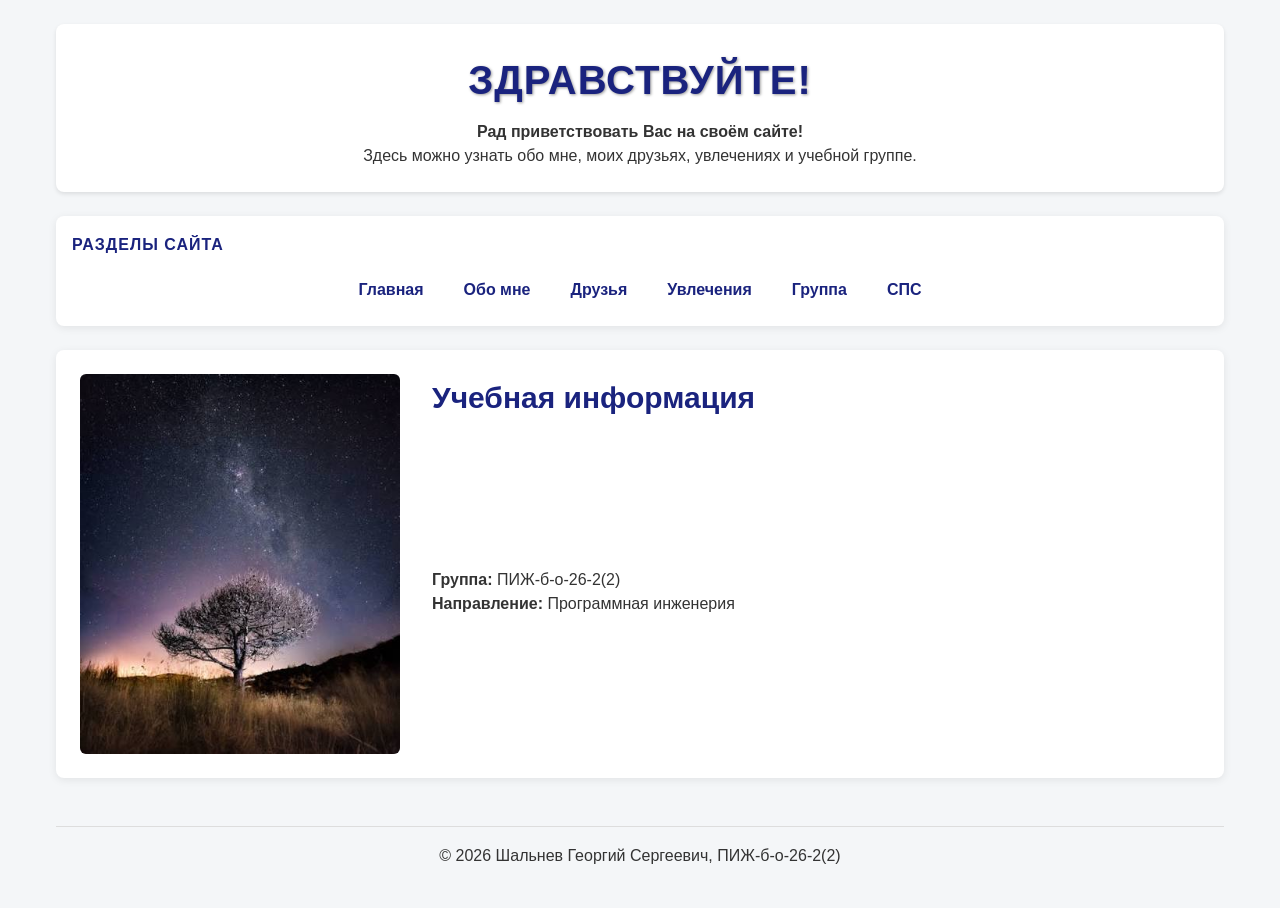
<file: лабораторная работа 5/index.html>
<html>
<head>
<meta charset="UTF-8">
<meta name="viewport" content="width=device-width, initial-scale=1.0">
<title>Главная</title>
<link rel="stylesheet" href="style.css">
</head>
<body>

<header>
<h1>Здравствуйте!</h1>

<p>
<strong>Рад приветствовать Вас на своём сайте!</strong><br>
Здесь можно узнать обо мне, моих друзьях, увлечениях и учебной группе.
</p>
</header>
<hr>

<nav>
<h2>Разделы сайта</h2>
<p><a href='index.html'>Главная</a></p>
<p><a href='about.html'>Обо мне</a></p>
<p><a href='friends.html'>Друзья</a></p>
<p><a href='hobbies.html'>Увлечения</a></p>
<p><a href='group.html'>Группа</a></p>
<p><a href='sps.html'>СПС</a></p>
</nav>
<hr>

<main>
<section>
<img src="images/photo1.jpg"
srcset="images/photo1-240.jpg 240w, images/photo1.jpg 410w"
sizes="(max-width: 767px) 100vw, (max-width: 1023px) 33vw, 320px"
alt="Логотип" width="410" height="487">
<h2>Учебная информация</h2>
<p>
<strong>Группа:</strong> ПИЖ-б-о-26-2(2)<br>
<strong>Направление:</strong> Программная инженерия
</p>
</section>
</main>
<hr>
<article>
</article>
<aside>
</aside>
<footer>
</footer>
</body>
</html>
</file>
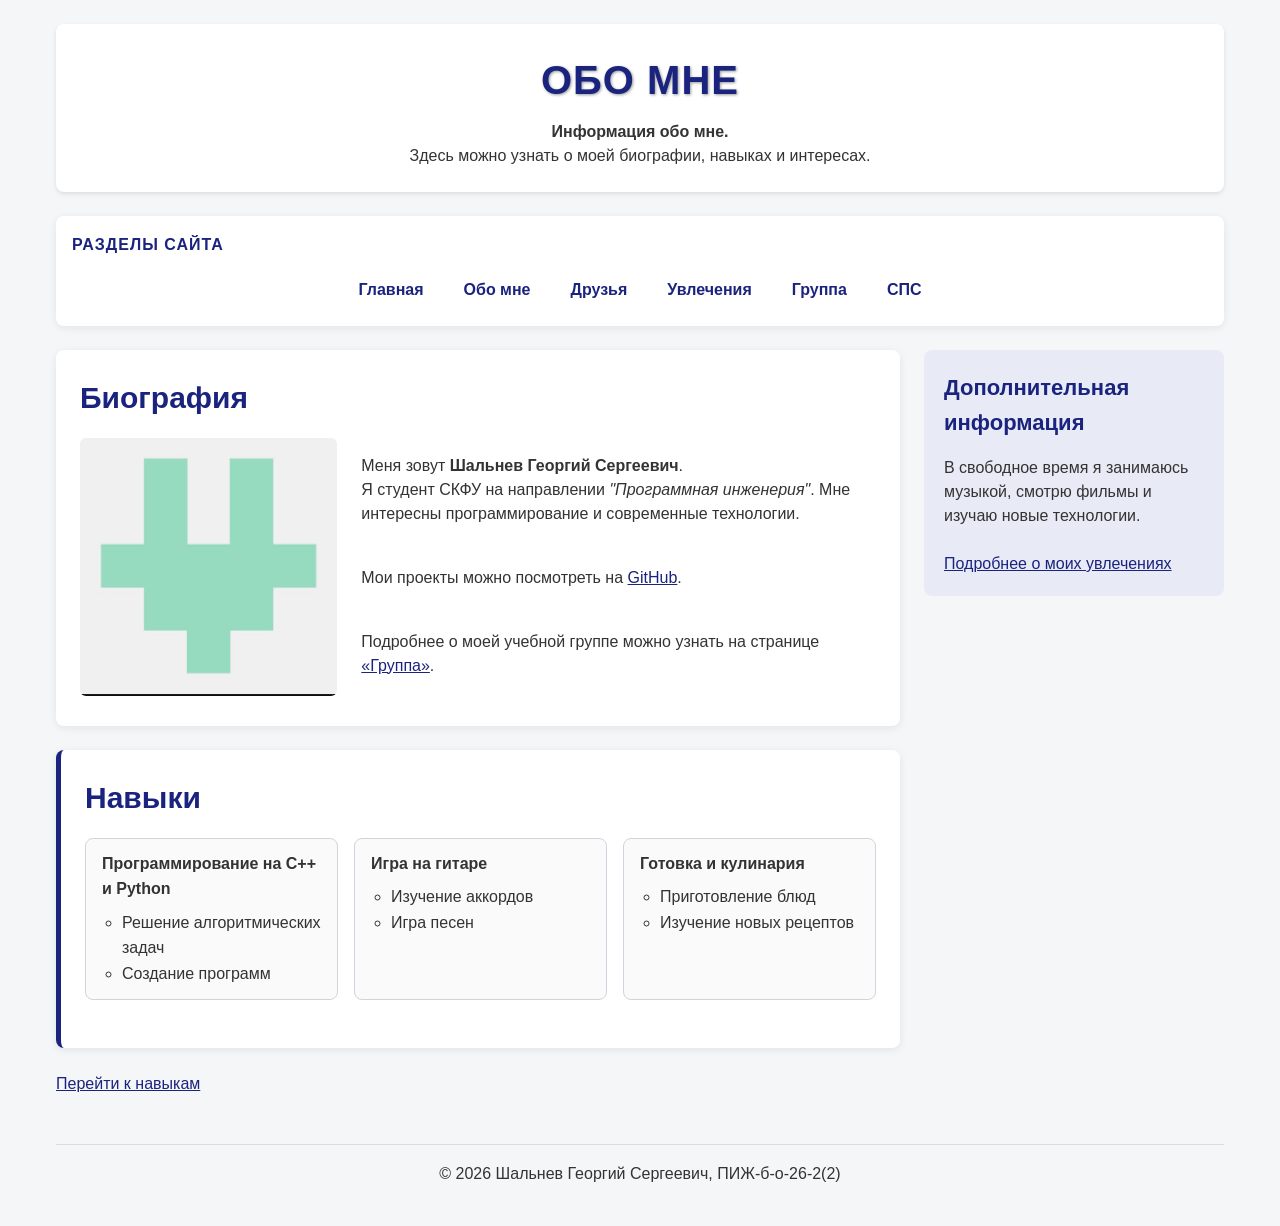
<file: лабораторная работа 5/about.html>
<html>
<head>
<meta charset="UTF-8">
<meta name="viewport" content="width=device-width, initial-scale=1.0">
<title>Обо мне</title>
<link rel="stylesheet" href="style.css">
</head>

<body>

<header>
<h1>Обо мне</h1>

<p>
<strong>Информация обо мне.</strong><br>
Здесь можно узнать о моей биографии, навыках и интересах.
</p>
</header>
<hr>

<nav>
<h2>Разделы сайта</h2>
<p><a href='index.html'>Главная</a></p>
<p><a href='about.html'>Обо мне</a></p>
<p><a href='friends.html'>Друзья</a></p>
<p><a href='hobbies.html'>Увлечения</a></p>
<p><a href='group.html'>Группа</a></p>
<p><a href='sps.html'>СПС</a></p>
</nav>

<main>

<section>

<h2>Биография</h2>

<article>

<img src="images/about.jpg"
srcset="images/about-300.jpg 300w, images/about.jpg 524w"
sizes="(max-width: 767px) 100vw, (max-width: 1023px) 33vw, 320px"
alt="Фотография Георгия Шальнева" width="524" height="527">

<p>
Меня зовут <strong>Шальнев Георгий Сергеевич</strong>.<br>
Я студент СКФУ на направлении <em>"Программная инженерия"</em>.
Мне интересны программирование и современные технологии.
</p>

<p>
Мои проекты можно посмотреть на
<a href="https://github.com/gosh-sh1"
target="_blank"
rel="noopener noreferrer">GitHub</a>.
</p>

<p>
Подробнее о моей учебной группе можно узнать на странице
<a href="group.html">«Группа»</a>.
</p>

</article>

</section>

<hr>

<section id="skills">

<h2>Навыки</h2>

<article>

<ol>

<li>
<strong>Программирование на C++ и Python</strong>
<ul>
<li>Решение алгоритмических задач</li>
<li>Создание программ</li>
</ul>
</li>

<li>
<strong>Игра на гитаре</strong>
<ul>
<li>Изучение аккордов</li>
<li>Игра песен</li>
</ul>
</li>

<li>
<strong>Готовка и кулинария</strong>
<ul>
<li>Приготовление блюд</li>
<li>Изучение новых рецептов</li>
</ul>
</li>

</ol>

</article>

</section>

<hr>

<aside>

<h2>Дополнительная информация</h2>

<p>
В свободное время я занимаюсь музыкой, смотрю фильмы
и изучаю новые технологии.
</p>

<p>
<a href="hobbies.html">Подробнее о моих увлечениях</a>
</p>

</aside>

<p>
<a href="#skills">Перейти к навыкам</a>
</p>

</main>

<hr>

<footer>
</footer>

</body>
</html>
</file>
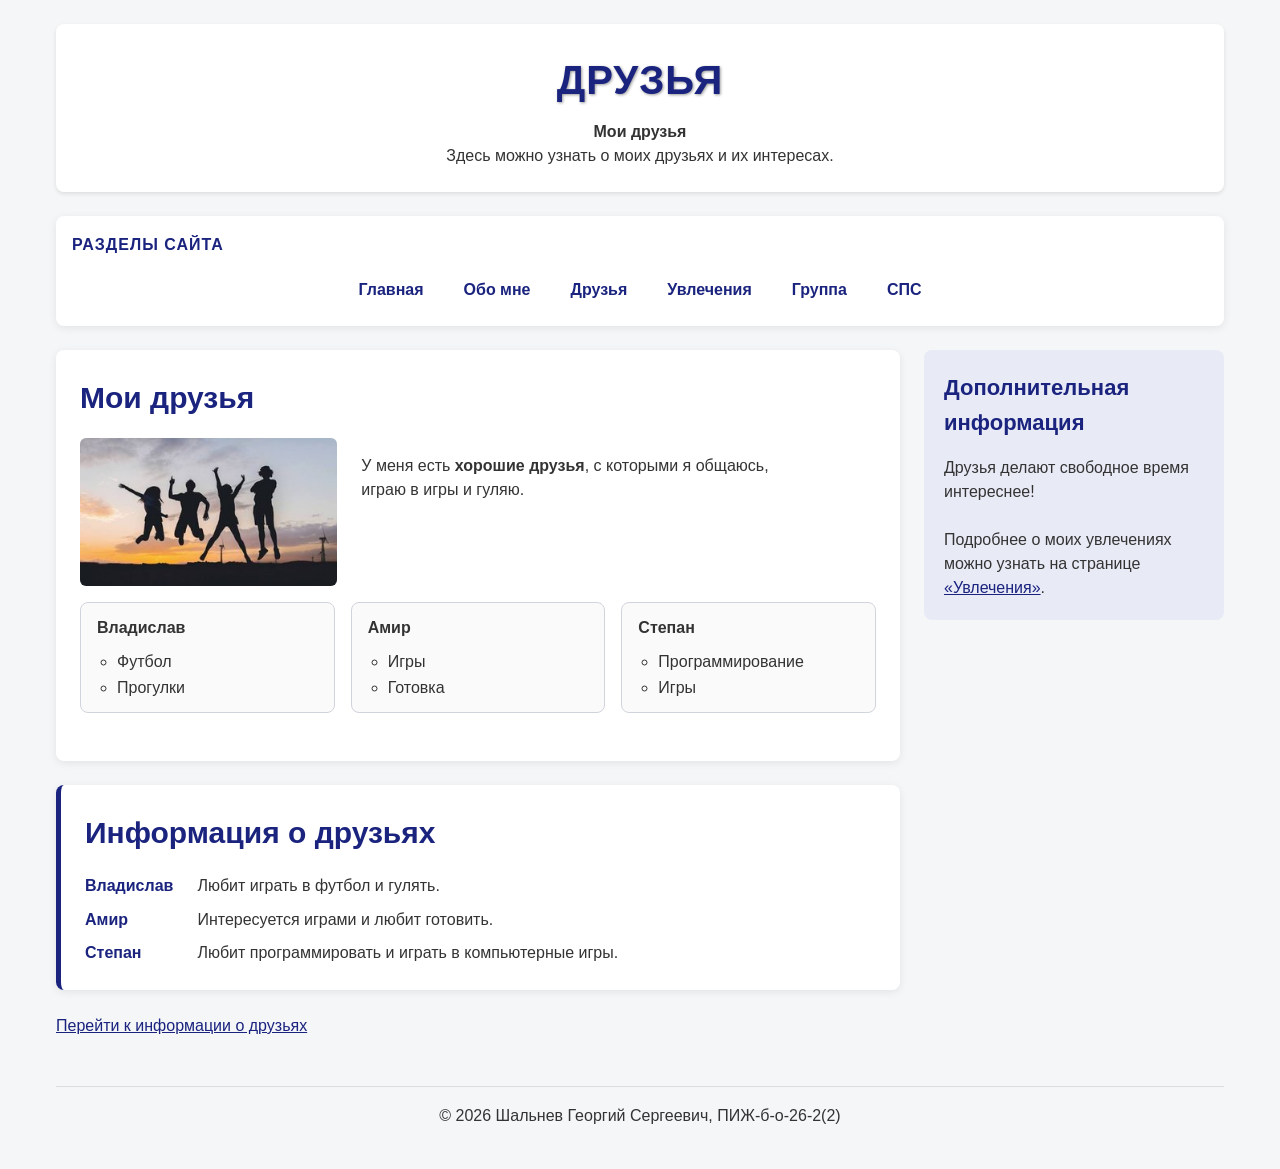
<file: лабораторная работа 5/friends.html>
<html>
<head>
<meta charset="UTF-8">
<meta name="viewport" content="width=device-width, initial-scale=1.0">
<title>Друзья</title>
<link rel="stylesheet" href="style.css">
</head>

<body>

<header>

<h1>Друзья</h1>

<p>
<strong>Мои друзья</strong><br>
Здесь можно узнать о моих друзьях и их интересах.
</p>
</header>
<hr>

<nav>
<h2>Разделы сайта</h2>
<p><a href='index.html'>Главная</a></p>
<p><a href='about.html'>Обо мне</a></p>
<p><a href='friends.html'>Друзья</a></p>
<p><a href='hobbies.html'>Увлечения</a></p>
<p><a href='group.html'>Группа</a></p>
<p><a href='sps.html'>СПС</a></p>
</nav>

</header>
<hr>

<main>

<section>

<h2>Мои друзья</h2>

<article>

<img src="images/friends.jpg"
srcset="images/friends-320.jpg 320w, images/friends.jpg 576w"
sizes="(max-width: 767px) 100vw, (max-width: 1023px) 33vw, 320px"
alt="Изображение моих друзей" width="576" height="333">

<p>
У меня есть <strong>хорошие друзья</strong>, с которыми я общаюсь,<br>
играю в игры и гуляю.
</p>

<ul>

<li>
<strong>Владислав</strong>
<ul>
<li>Футбол</li>
<li>Прогулки</li>
</ul>
</li>

<li>
<strong>Амир</strong>
<ul>
<li>Игры</li>
<li>Готовка</li>
</ul>
</li>

<li>
<strong>Степан</strong>
<ul>
<li>Программирование</li>
<li>Игры</li>
</ul>
</li>

</ul>

</article>

</section>

<hr>

<section id="information">

<h2>Информация о друзьях</h2>

<article>

<dl>

<dt><strong>Владислав</strong></dt>
<dd>Любит играть в футбол и гулять.</dd>

<dt><strong>Амир</strong></dt>
<dd>Интересуется играми и любит готовить.</dd>

<dt><strong>Степан</strong></dt>
<dd>Любит программировать и играть в компьютерные игры.</dd>

</dl>

</article>

</section>

<hr>

<aside>

<h2>Дополнительная информация</h2>

<p>
Друзья делают свободное время интереснее!
</p>

<p>
Подробнее о моих увлечениях можно узнать на странице
<a href="hobbies.html">«Увлечения»</a>.
</p>

</aside>

<p>
<a href="#information">Перейти к информации о друзьях</a>
</p>

</main>

<hr>

<footer>
</footer>

</body>
</html>
</file>
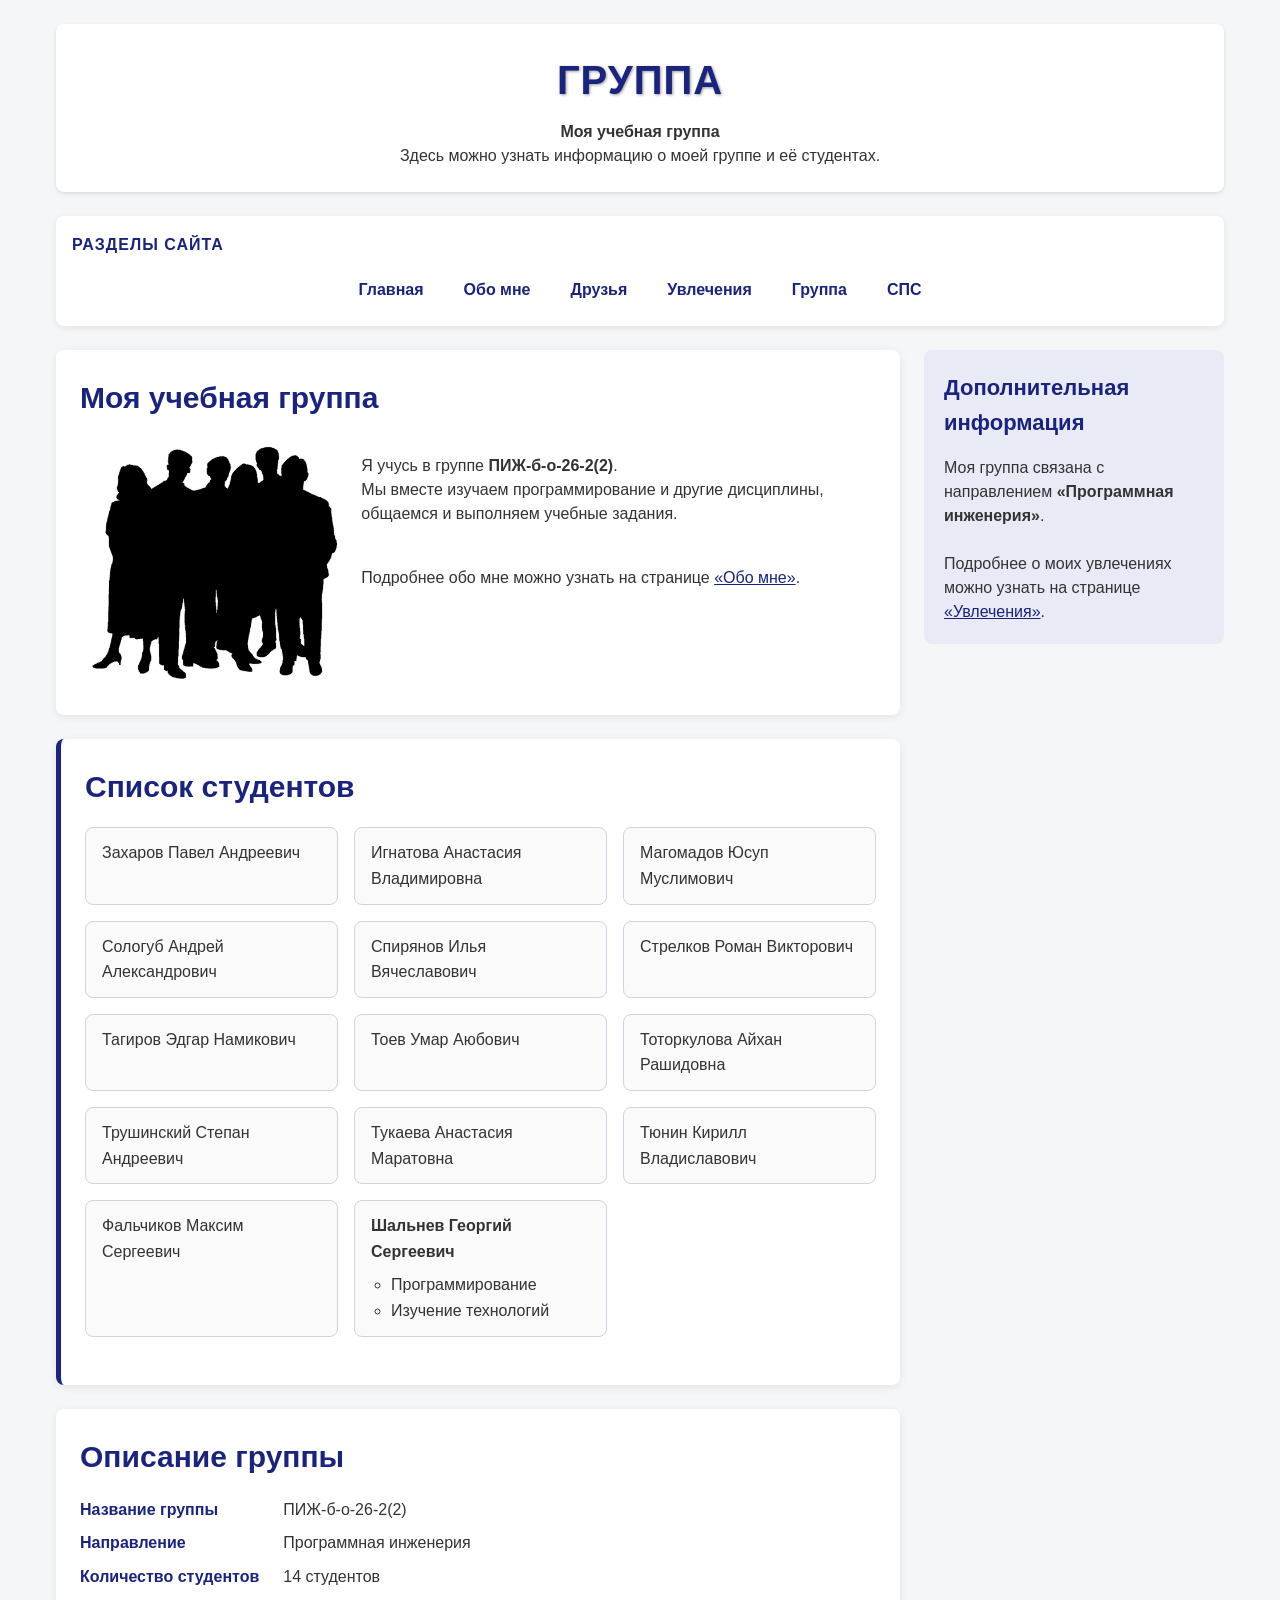
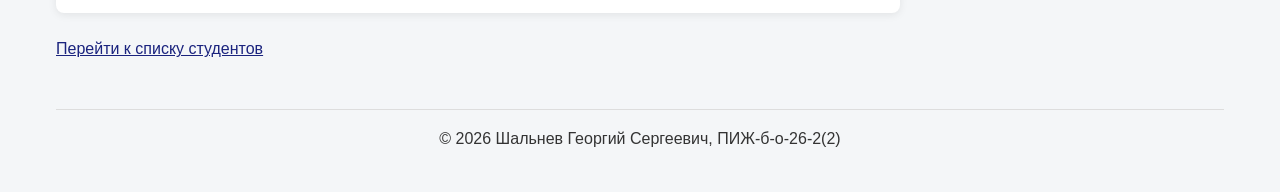
<file: лабораторная работа 5/group.html>
<html>
<head>
<meta charset="UTF-8">
<meta name="viewport" content="width=device-width, initial-scale=1.0">
<title>Группа</title>
<link rel="stylesheet" href="style.css">
</head>

<body>

<header>
<h1>Группа</h1>

<p>
<strong>Моя учебная группа</strong><br>
Здесь можно узнать информацию о моей группе и её студентах.
</p>
</header>
<hr>

<nav>
<h2>Разделы сайта</h2>
<p><a href='index.html'>Главная</a></p>
<p><a href='about.html'>Обо мне</a></p>
<p><a href='friends.html'>Друзья</a></p>
<p><a href='hobbies.html'>Увлечения</a></p>
<p><a href='group.html'>Группа</a></p>
<p><a href='sps.html'>СПС</a></p>
</nav>

<main>

<section>

<h2>Моя учебная группа</h2>

<article>

<img src="images/group.jpg"
srcset="images/group-300.jpg 300w, images/group.jpg 450w"
sizes="(max-width: 767px) 100vw, (max-width: 1023px) 33vw, 320px"
alt="Фотография учебной группы" width="450" height="444">

<p>
Я учусь в группе <strong>ПИЖ-б-о-26-2(2)</strong>.<br>
Мы вместе изучаем программирование и другие дисциплины,
общаемся и выполняем учебные задания.
</p>

<p>
Подробнее обо мне можно узнать на странице
<a href="about.html">«Обо мне»</a>.
</p>

</article>

</section>

<hr>

<section id="students">

<h2>Список студентов</h2>

<article>

<ul>

<li>Захаров Павел Андреевич</li>
<li>Игнатова Анастасия Владимировна</li>
<li>Магомадов Юсуп Муслимович</li>
<li>Сологуб Андрей Александрович</li>
<li>Спирянов Илья Вячеславович</li>
<li>Стрелков Роман Викторович</li>
<li>Тагиров Эдгар Намикович</li>
<li>Тоев Умар Аюбович</li>
<li>Тоторкулова Айхан Рашидовна</li>
<li>Трушинский Степан Андреевич</li>
<li>Тукаева Анастасия Маратовна</li>
<li>Тюнин Кирилл Владиславович</li>
<li>Фальчиков Максим Сергеевич</li>

<li>
<strong>Шальнев Георгий Сергеевич</strong>
<ul>
<li>Программирование</li>
<li>Изучение технологий</li>
</ul>
</li>

</ul>

</article>

</section>

<hr>

<section>

<h2>Описание группы</h2>

<article>

<dl>

<dt><strong>Название группы</strong></dt>
<dd>ПИЖ-б-о-26-2(2)</dd>

<dt><strong>Направление</strong></dt>
<dd>Программная инженерия</dd>

<dt><strong>Количество студентов</strong></dt>
<dd>14 студентов</dd>

</dl>

</article>

</section>

<hr>

<aside>

<h2>Дополнительная информация</h2>

<p>
Моя группа связана с направлением
<strong>«Программная инженерия»</strong>.
</p>

<p>
Подробнее о моих увлечениях можно узнать на странице
<a href="hobbies.html">«Увлечения»</a>.
</p>

</aside>

<p>
<a href="#students">Перейти к списку студентов</a>
</p>

</main>

<hr>

<footer>
</footer>

</body>
</html>
</file>
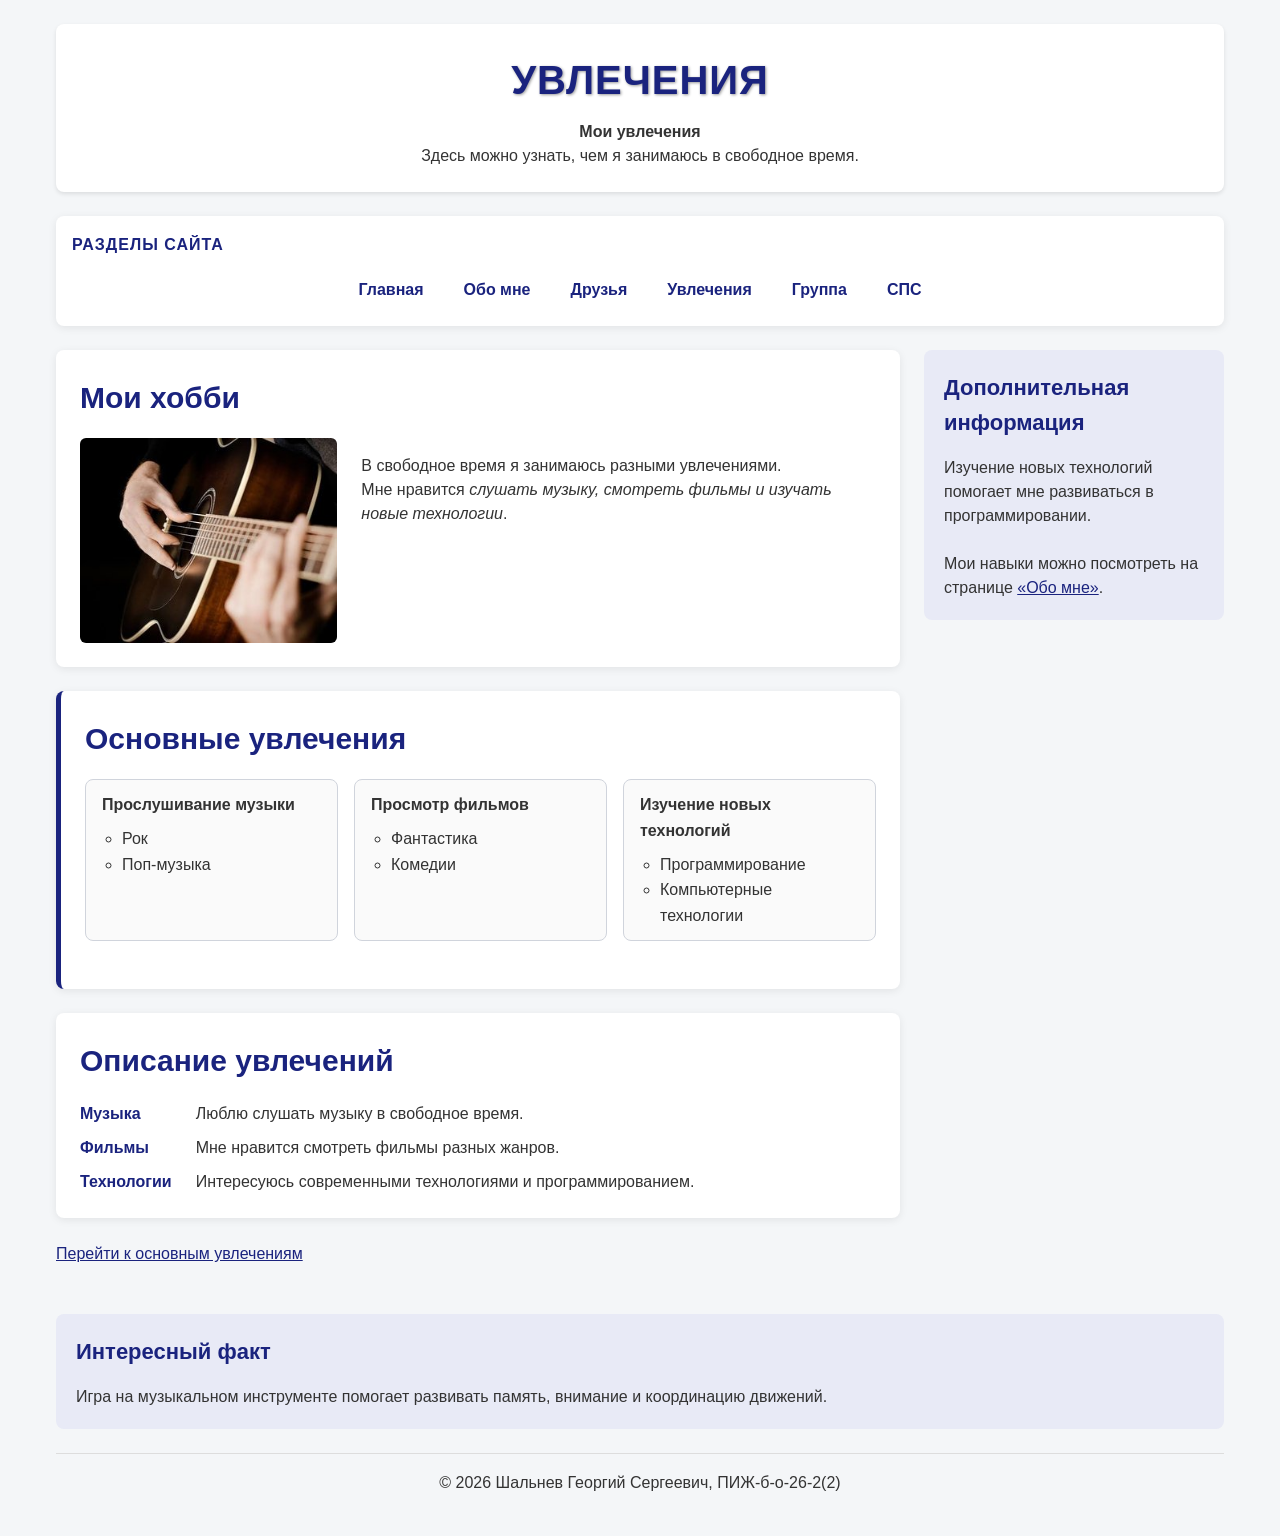
<file: лабораторная работа 5/hobbies.html>
<html>
<head>
<meta charset="UTF-8">
<meta name="viewport" content="width=device-width, initial-scale=1.0">
<title>Увлечения</title>
<link rel="stylesheet" href="style.css">
</head>

<body>

<header>

<h1>Увлечения</h1>

<p>
<strong>Мои увлечения</strong><br>
Здесь можно узнать, чем я занимаюсь в свободное время.
</p>

</header>
<hr>

<nav>
<h2>Разделы сайта</h2>
<p><a href='index.html'>Главная</a></p>
<p><a href='about.html'>Обо мне</a></p>
<p><a href='friends.html'>Друзья</a></p>
<p><a href='hobbies.html'>Увлечения</a></p>
<p><a href='group.html'>Группа</a></p>
<p><a href='sps.html'>СПС</a></p>
</nav>

<main>

<section>

<h2>Мои хобби</h2>

<article>

<img src="images/hobbies.jpg"
srcset="images/hobbies-320.jpg 320w, images/hobbies.jpg 618w"
sizes="(max-width: 767px) 100vw, (max-width: 1023px) 33vw, 320px"
alt="Изображение моих увлечений" width="618" height="495">

<p>
В свободное время я занимаюсь разными увлечениями.<br>
Мне нравится <em>слушать музыку, смотреть фильмы и изучать новые технологии</em>.
</p>

</article>

</section>

<hr>

<section id="hobbies">

<h2>Основные увлечения</h2>

<article>

<ol>

<li>
<strong>Прослушивание музыки</strong>
<ul>
<li>Рок</li>
<li>Поп-музыка</li>
</ul>
</li>

<li>
<strong>Просмотр фильмов</strong>
<ul>
<li>Фантастика</li>
<li>Комедии</li>
</ul>
</li>

<li>
<strong>Изучение новых технологий</strong>
<ul>
<li>Программирование</li>
<li>Компьютерные технологии</li>
</ul>
</li>

</ol>

</article>

</section>

<hr>

<section>

<h2>Описание увлечений</h2>

<article>

<dl>

<dt><strong>Музыка</strong></dt>
<dd>Люблю слушать музыку в свободное время.</dd>

<dt><strong>Фильмы</strong></dt>
<dd>Мне нравится смотреть фильмы разных жанров.</dd>

<dt><strong>Технологии</strong></dt>
<dd>Интересуюсь современными технологиями и программированием.</dd>

</dl>

</article>

</section>

<hr>

<aside>

<h2>Дополнительная информация</h2>

<p>
Изучение новых технологий помогает мне развиваться
в программировании.
</p>

<p>
Мои навыки можно посмотреть на странице
<a href="about.html">«Обо мне»</a>.
</p>

</aside>

<p>
<a href="#hobbies">Перейти к основным увлечениям</a>
</p>

</main>

<hr>

<aside>

<h2>Интересный факт</h2>

<p>
Игра на музыкальном инструменте помогает развивать память,
внимание и координацию движений.
</p>

</aside>

<footer>
</footer>

</body>
</html>
</file>
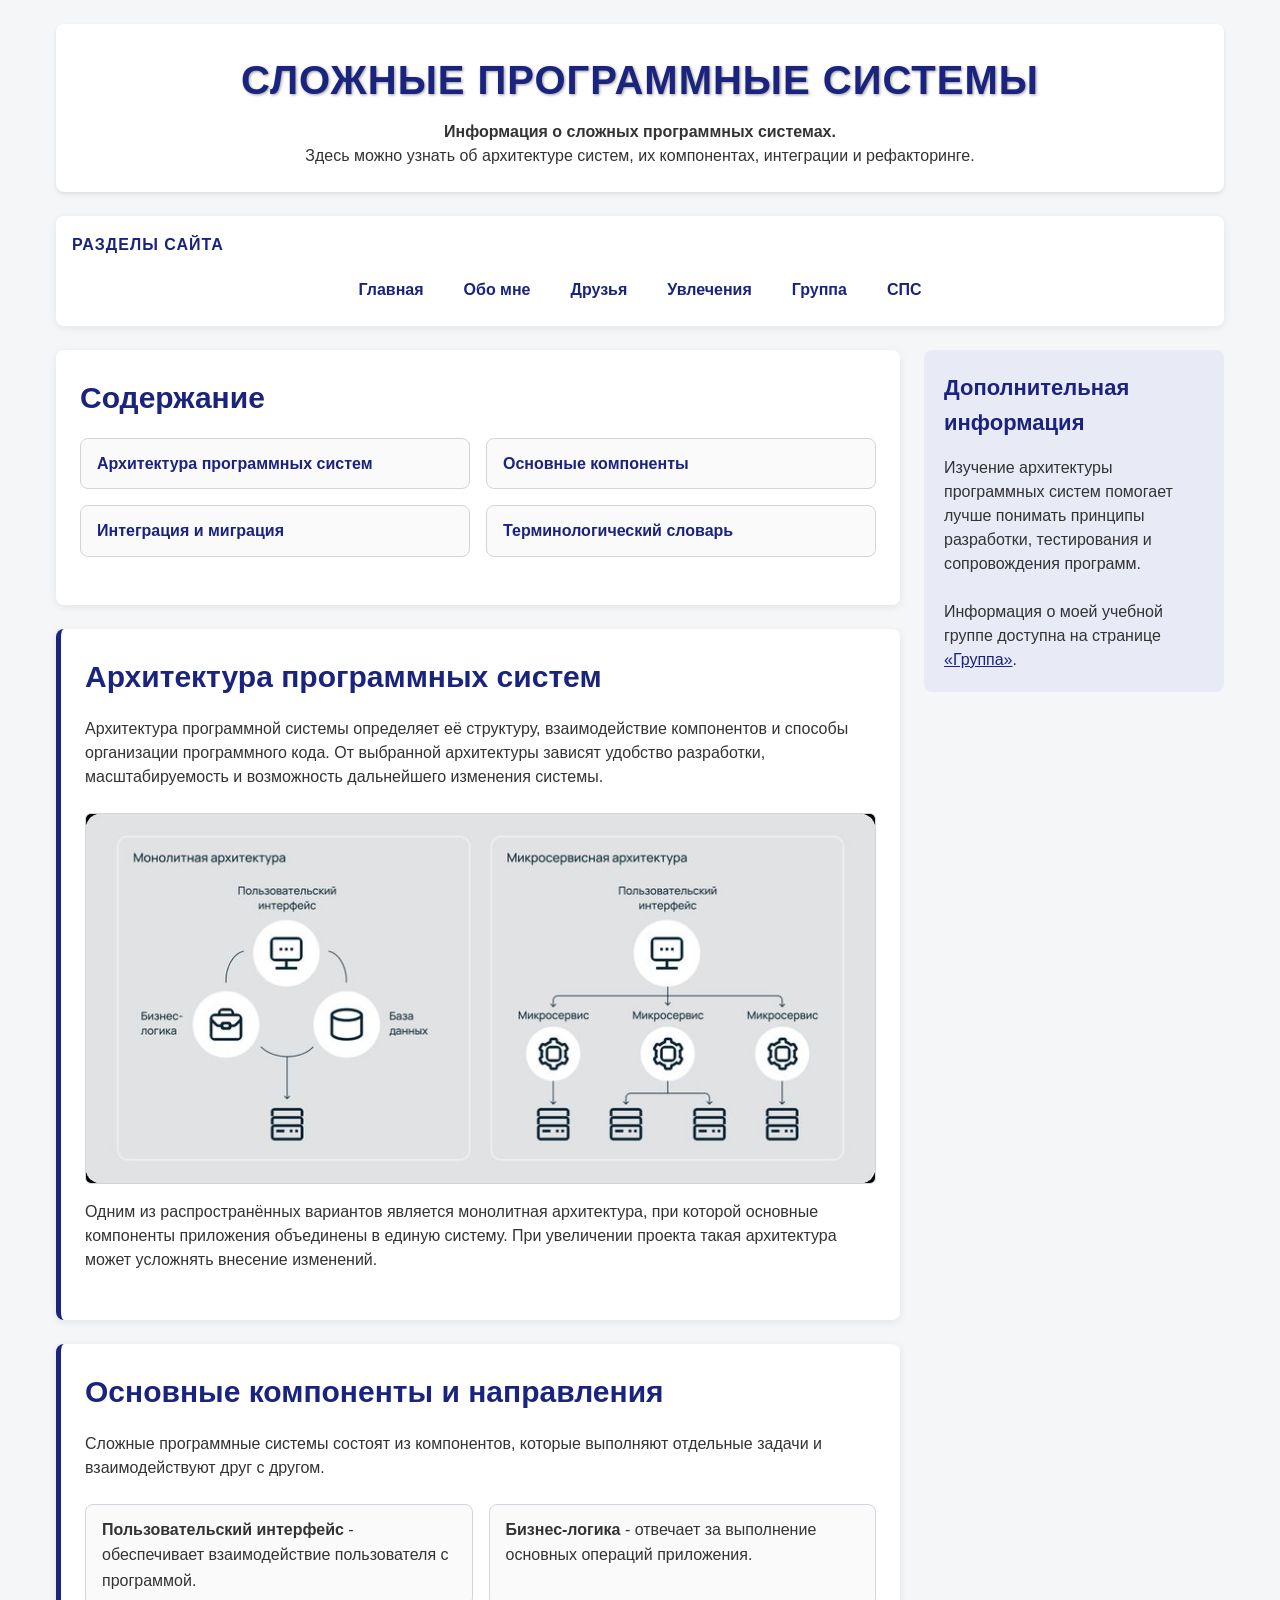
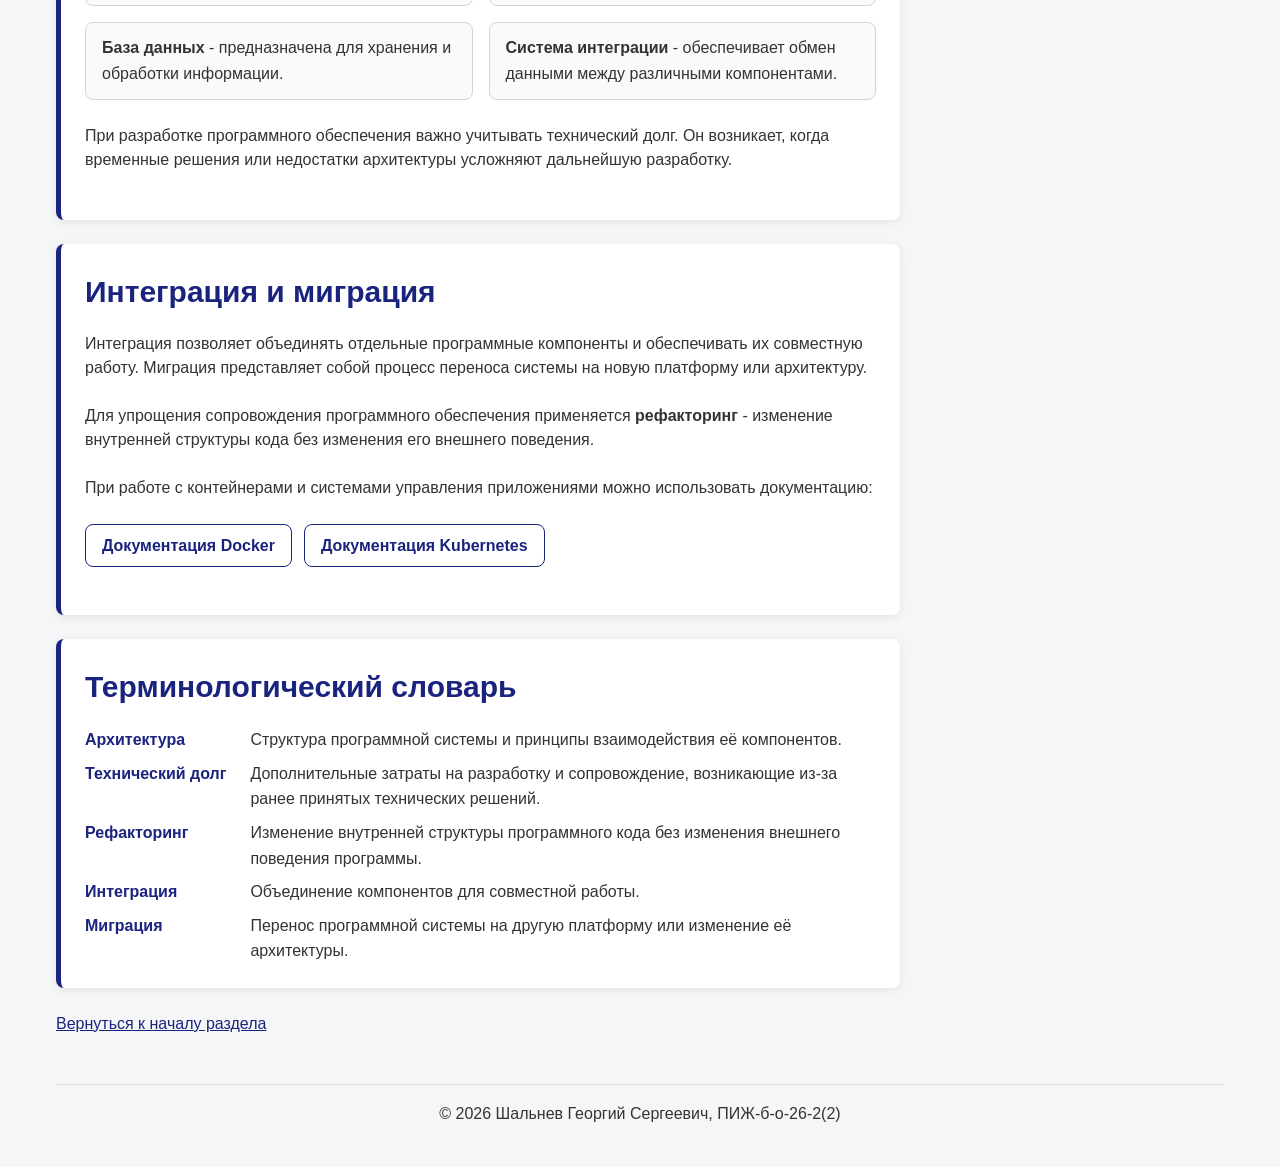
<file: лабораторная работа 5/sps.html>
<html>

<head>
<meta charset="UTF-8">
<meta name="viewport" content="width=device-width, initial-scale=1.0">
   <title>СПС</title>
   <link rel="stylesheet" href="style.css">
</head>

<body>

<header>
<h1>Сложные программные системы</h1>

<p>
<strong>Информация о сложных программных системах.</strong><br>
Здесь можно узнать об архитектуре систем, их компонентах,
интеграции и рефакторинге.
</p>

</header>
<hr>

<nav>
<h2>Разделы сайта</h2>
<p><a href="index.html">Главная</a></p>
<p><a href="about.html">Обо мне</a></p>
<p><a href="friends.html">Друзья</a></p>
<p><a href="hobbies.html">Увлечения</a></p>
<p><a href="group.html">Группа</a></p>
<p><a href="sps.html">СПС</a></p>
</nav>

<main>
<section>
<h2>Содержание</h2>
<article>
<ol>
<li><a href="#architecture">Архитектура программных систем</a></li>
<li><a href="#components">Основные компоненты</a></li>
<li><a href="#integration">Интеграция и миграция</a></li>
<li><a href="#dictionary">Терминологический словарь</a></li>
</ol>
</article>
</section>

<hr>
<section id="architecture">
<h2>Архитектура программных систем</h2>
<article>
<p>
Архитектура программной системы определяет её структуру,
взаимодействие компонентов и способы организации программного кода.
От выбранной архитектуры зависят удобство разработки,
масштабируемость и возможность дальнейшего изменения системы.
</p>

<picture>
<source media="(max-width: 767px)" srcset="images/sps-800.jpg">
<img src="images/sps.jpg"
srcset="images/sps-800.jpg 800w, images/sps.jpg 1525w"
sizes="(max-width: 767px) 100vw, 800px"
alt="Схема архитектуры монолитной и микросервисной систем"
width="1525" height="713">
</picture>

<p>
Одним из распространённых вариантов является монолитная архитектура,
при которой основные компоненты приложения объединены в единую систему.
При увеличении проекта такая архитектура может усложнять внесение изменений.
</p>
</article>
</section>

<hr>
<section id="components">
<h2>Основные компоненты и направления</h2>
<article>

<p>
Сложные программные системы состоят из компонентов,
которые выполняют отдельные задачи и взаимодействуют друг с другом.
</p>

<ul>
<li>
<strong>Пользовательский интерфейс</strong> - обеспечивает
взаимодействие пользователя с программой.
</li>
<li>
<strong>Бизнес-логика</strong> - отвечает за выполнение
основных операций приложения.
</li>
<li>
<strong>База данных</strong> - предназначена для хранения
и обработки информации.
</li>
<li>
<strong>Система интеграции</strong> - обеспечивает обмен
данными между различными компонентами.
</li>
</ul>

<p>
При разработке программного обеспечения важно учитывать
технический долг. Он возникает, когда временные решения
или недостатки архитектуры усложняют дальнейшую разработку.
</p>

</article>
</section>

<hr>

<section id="integration">
<h2>Интеграция и миграция</h2>
<article>

<p>
Интеграция позволяет объединять отдельные программные компоненты
и обеспечивать их совместную работу. Миграция представляет собой
процесс переноса системы на новую платформу или архитектуру.
</p>

<p>
Для упрощения сопровождения программного обеспечения применяется
<strong>рефакторинг</strong> - изменение внутренней структуры
кода без изменения его внешнего поведения.
</p>

<p>
При работе с контейнерами и системами управления приложениями
можно использовать документацию:
</p>
<ul>
<li>
<a href="https://docs.docker.com/"
target="_blank"
rel="noopener noreferrer">Документация Docker</a>
</li>
<li>
<a href="https://kubernetes.io/docs/"
target="_blank"
rel="noopener noreferrer">Документация Kubernetes</a>
</li>
</ul>
</article>
</section>

<hr>
<section id="dictionary">

<h2>Терминологический словарь</h2>
<article>

<dl>
<dt><strong>Архитектура</strong></dt>
<dd>Структура программной системы и принципы взаимодействия её компонентов.</dd>

<dt><strong>Технический долг</strong></dt>
<dd>Дополнительные затраты на разработку и сопровождение,
возникающие из-за ранее принятых технических решений.</dd>

<dt><strong>Рефакторинг</strong></dt>
<dd>Изменение внутренней структуры программного кода
без изменения внешнего поведения программы.</dd>

<dt><strong>Интеграция</strong></dt>
<dd>Объединение компонентов для совместной работы.</dd>
<dt><strong>Миграция</strong></dt>
<dd>Перенос программной системы на другую платформу
или изменение её архитектуры.</dd>
</dl>
</article>
</section>

<hr>
<aside>

<h2>Дополнительная информация</h2>

<p>
Изучение архитектуры программных систем помогает лучше понимать
принципы разработки, тестирования и сопровождения программ.
</p>

<p>
Информация о моей учебной группе доступна на странице
<a href="group.html">«Группа»</a>.
</p> 

</aside>

<p>
<a href="#architecture">Вернуться к началу раздела</a>
</p>
</main>

<hr>

<footer>
</footer>

</body>

</html>
</file>
<file: лабораторная работа 5/style.css>
/* Базовые настройки */
:root {
 color-scheme: light;
 --base-font-size: 16px;
 /* Основной текст */
 --color-text-primary: #333;
 /* Фон страницы */
 --color-background-light: #f4f6f8;
 /* Фон карточек */
 --color-surface: #fff;
 /* Акцентный цвет */
 --color-accent: #1a237e;
 /* Светлый акцентный цвет */
 --color-accent-light: #e8eaf6;
 /* Цвет при наведении */
 --color-hover: #e53935;
 /* Цвет границ */
 --color-border: #d0d4dc;
 /* Фон вложенных карточек */
 --color-card: #fafafa;
 /* Линия над подвалом */
 --color-footer-border: #ddd;
 /* Закругление углов */
 --radius-card: 8px;
 /* Отступ между блоками */
 --gap-block: 1.5rem;
 /* Отступ между карточками */
 --gap-card: 1rem;
 /* Ширина правой панели */
 --sidebar-width: 300px;
 /* Тень карточек */
 --shadow-card: 0 2px 8px rgba(0, 0, 0, 0.08);
}
*, *::before, *::after { box-sizing: border-box; }
html { scroll-behavior: smooth; }
body {
 font-family: Arial, sans-serif;
 font-size: var(--base-font-size);
 color: var(--color-text-primary);
 background-color: var(--color-background-light);
 line-height: 1.6;
 margin: 0 auto;
 padding: var(--gap-block) 1rem;
 max-width: 1200px;
}
/* ОСНОВНОЙ КАРКАС СТРАНИЦЫ НА CSS GRID */
body {
 display: grid;
 min-height: 100vh;
 grid-template-columns: minmax(0, 1fr);
 grid-template-rows: auto 1fr auto auto; /* Шапка — Контент — Доп. блок — Подвал */
 grid-template-areas:
  "header"
  "main"
  "extra"
  "footer";
}
/* Каркас главной: меню лежит вне шапки */
body:has(> nav) {
 grid-template-rows: auto auto 1fr auto auto;
 grid-template-areas:
  "header"
  "nav"
  "main"
  "extra"
  "footer";
}
body > header { grid-area: header; }
body > nav { grid-area: nav; }
body > main { grid-area: main; }
body > aside { grid-area: extra; }
body > footer { grid-area: footer; }
/* Скрываем пустые блоки и линии */
body > article,
body > aside:not(:has(*)),
hr {
 display: none;
}
/* Шапка */
header {
 background-color: var(--color-surface);
 padding: 1.5rem 1rem;
 text-align: center;
 border-radius: var(--radius-card);
 box-shadow: 0 2px 4px rgba(0, 0, 0, 0.1);
 margin-bottom: var(--gap-block);
}
header h1 { margin: 0 0 0.5rem; }
header p { margin: 0 0 1rem; }
header > :last-child { margin-bottom: 0; }
/* Навигация (Flexbox) */
nav {
 display: flex;
 flex-wrap: wrap;
 justify-content: center;
 align-items: center;
 gap: 0.5rem;
}
nav h2 {
 flex: 0 0 100%; /* Заголовок меню на всю ширину */
 margin: 0 0 0.25rem;
 font-size: var(--base-font-size);
 text-transform: uppercase;
 letter-spacing: 1px;
}
nav p { margin: 0; }
nav a {
 display: block;
 padding: 0.5em 1em;
 border-radius: var(--radius-card);
 color: var(--color-accent);
 font-weight: bold;
 text-decoration: none;
 transition: all 0.2s ease-in-out;
}
nav a:hover {
 background-color: var(--color-accent);
 color: var(--color-surface);
}
/* Навигация на главной странице */
body > nav {
 background-color: var(--color-surface);
 padding: 1rem;
 border-radius: var(--radius-card);
 box-shadow: var(--shadow-card);
 margin-bottom: var(--gap-block);
}
/* Ссылки */
a { color: var(--color-accent); }
a:hover { color: var(--color-hover); }
nav a:hover { color: var(--color-surface); }
a:focus-visible {
 outline: 2px solid var(--color-hover);
 outline-offset: 3px;
}
/* Основной контент: контент + правая панель */
main {
 display: grid;
 grid-template-columns: minmax(0, 1fr) var(--sidebar-width);
 column-gap: var(--gap-block);
 row-gap: 0; /* Отступы задаются через margin */
 align-content: start;
 margin-bottom: var(--gap-block);
}
main:not(:has(> aside)) { grid-template-columns: minmax(0, 1fr); }
main > * {
 grid-column: 1;
 margin: 0 0 var(--gap-block);
}
/* Правая панель */
main > aside {
 grid-column: 2;
 grid-row: 1 / span 10;
 align-self: start;
 position: sticky;
 top: 1rem;
 max-height: calc(100vh - 2rem);
 overflow-y: auto;
}
/* Секции */
section {
 padding: 1.5rem;
 background-color: var(--color-surface);
 border-radius: var(--radius-card);
 box-shadow: var(--shadow-card);
 scroll-margin-top: 1rem;
}
section > h2 { margin-top: 0; }
article { margin: 0; }
/* Дополнительная информация */
aside {
 padding: 1.25rem;
 background-color: var(--color-accent-light);
 border-radius: var(--radius-card);
}
aside h2 {
 margin-top: 0;
 font-size: calc(var(--base-font-size) * 1.375);
}
aside > :last-child { margin-bottom: 0; }
body > aside { margin-bottom: var(--gap-block); }
/* Футер */
footer {
 padding: 1rem;
 text-align: center;
 background-color: var(--color-background-light);
 border-top: 1px solid var(--color-footer-border);
}
footer:not(:has(*))::after {
 content: "© 2026 Шальнев Георгий Сергеевич, ПИЖ-б-о-26-2(2)";
}
/* Типографика */
h1 {
 text-transform: uppercase;
 color: var(--color-accent);
 font-size: calc(var(--base-font-size) * 2.5);
 letter-spacing: 1px;
 text-shadow: 1px 1px 3px rgba(0, 0, 0, 0.4);
}
h2 {
 color: var(--color-accent);
 font-size: calc(var(--base-font-size) * 1.875);
 margin-bottom: 1rem;
}
h3 {
 color: var(--color-accent);
 font-size: calc(var(--base-font-size) * 1.375);
 margin-bottom: 1rem;
}
p {
 line-height: 1.5;
 font-size: 1em;
 margin-bottom: 1.5rem;
}
ul,
ol {
 padding-left: 20px;
 margin-bottom: 1.5rem;
}
li > p {
 /* Чтобы абзацы внутри списка не имели лишних отступов сверху */
 margin-top: 0;
}
li ul { margin: 0.5rem 0 0; }
/* Словарь определений */
dl {
 display: grid;
 grid-template-columns: max-content minmax(0, 1fr);
 gap: 0.5rem 1.5rem;
 margin: 0;
}
dt {
 color: var(--color-accent);
 font-weight: bold;
}
dd { margin: 0; }
/* Изображения */
img {
 max-width: 100%;
 height: auto;
 display: block;
 border-radius: 6px;
 margin-bottom: 1rem;
}
/* Фото + текст в две колонки (Grid) */
article:has(> img) {
 display: grid;
 grid-template-columns: minmax(200px, 1fr) 2fr;
 grid-template-rows: auto auto auto 1fr; /* Последняя строка забирает высоту фото */
 column-gap: var(--gap-block);
 align-items: start;
}
article:has(> img) > img {
 grid-column: 1;
 grid-row: 1 / -1;
 margin: 0;
 object-fit: cover;
}
article:has(> img) > :not(img) { grid-column: 2; }
/* Списки под фото на всю ширину */
article:has(> img) > :is(ul, ol, dl) { grid-column: 1 / -1; }
/* Блок с фото на главной странице */
main > section:has(> img) {
 display: grid;
 grid-template-columns: minmax(180px, 320px) minmax(0, 1fr);
 grid-template-rows: auto 1fr;
 column-gap: 2rem;
 align-items: center;
}
main > section:has(> img) > img {
 grid-column: 1;
 grid-row: 1 / -1;
 margin: 0;
}
main > section:has(> img) > :not(img) { grid-column: 2; }
/* Карточки */
article > ul:has(> li > ul) > li,
#skills article > ol > li,
#hobbies article > ol > li,
#students article > ul > li,
#components article > ul > li {
 padding: 0.75rem 1rem;
 border-radius: var(--radius-card);
 background-color: var(--color-card);
 border: 1px solid var(--color-border);
 margin: 0;
 transition: box-shadow 0.2s ease-in-out;
}
article > ul:has(> li > ul) > li:hover,
#skills article > ol > li:hover,
#hobbies article > ol > li:hover,
#students article > ul > li:hover,
#components article > ul > li:hover {
 box-shadow: var(--shadow-card);
}
/* Карточки друзей (Grid: число колонок зависит от ширины) */
article > ul:has(> li > ul) {
 display: grid;
 grid-template-columns: repeat(auto-fit, minmax(min(100%, 220px), 1fr));
 gap: var(--gap-card);
 list-style: none;
 padding: 0;
}
/* Сетка карточек (навыки, увлечения, компоненты) */
#skills article > ol,
#hobbies article > ol,
#components article > ul {
 display: grid;
 grid-template-columns: repeat(auto-fit, minmax(min(100%, 200px), 1fr));
 gap: var(--gap-card);
 list-style: none;
 padding: 0;
}
/* Список студентов группы */
#students article > ul {
 display: grid;
 grid-template-columns: repeat(auto-fill, minmax(min(100%, 240px), 1fr));
 gap: var(--gap-card);
 list-style: none;
 padding: 0;
}
/* Страница СПС: схема архитектуры */
#architecture article { display: block; }
#architecture img {
 margin: 1rem auto;
 border: 1px solid var(--color-border);
}
/* Страница СПС: ссылки на документацию (Flexbox) */
#integration article > ul {
 display: flex;
 flex-wrap: wrap;
 gap: 0.75rem;
 list-style: none;
 padding: 0;
}
#integration article > ul a {
 display: inline-block;
 padding: 0.5em 1em;
 border: 1px solid var(--color-accent);
 border-radius: var(--radius-card);
 text-decoration: none;
 font-weight: bold;
 transition: all 0.2s ease-in-out;
}
#integration article > ul a:hover {
 background-color: var(--color-accent);
 color: var(--color-surface);
}
/* Акцентная линия у секций с id */
#skills, #students, #information, #hobbies,
#architecture, #components, #integration, #dictionary {
 border-left: 5px solid var(--color-accent);
}
/* Таблицы: горизонтальная прокрутка внутри самой таблицы */
table {
 display: block;
 max-width: 100%;
 overflow-x: auto;
 border-collapse: collapse;
 margin-bottom: 1.5rem;
}
th, td {
 padding: 0.5rem 0.75rem;
 border: 1px solid var(--color-border);
 text-align: left;
}
th {
 background-color: var(--color-accent-light);
 color: var(--color-accent);
}
/* Страница СПС: оглавление — сетка кнопок */
article > ol:has(> li > a) {
 display: grid;
 grid-template-columns: repeat(auto-fit, minmax(min(100%, 260px), 1fr));
 gap: var(--gap-card);
 list-style: none;
 padding: 0;
}
article > ol:has(> li > a) > li > a {
 display: block;
 height: 100%;
 padding: 0.75rem 1rem;
 border: 1px solid var(--color-border);
 border-radius: var(--radius-card);
 background-color: var(--color-card);
 text-decoration: none;
 font-weight: bold;
 transition: box-shadow 0.2s ease-in-out;
}
article > ol:has(> li > a) > li > a:hover { box-shadow: var(--shadow-card); }
/* Длинные слова и ссылки не должны ломать вёрстку */
body { overflow-wrap: break-word; }

/* ===== АДАПТИВНОСТЬ =====
   Десктоп: от 1024px (базовые стили выше)
   Планшет: 768–1023px
   Телефон: до 767px */

/* Планшет и уже: правая панель уходит под контент */
@media (max-width: 1023px) {
 main { grid-template-columns: minmax(0, 1fr); }
 main > aside {
  grid-column: 1;
  grid-row: auto;
  position: static;
  max-height: none;
 }
}

/* Только планшет: фото переезжает вправо (смена порядка через grid) */
@media (min-width: 768px) and (max-width: 1023px) {
 article:has(> img) { grid-template-columns: minmax(0, 2fr) minmax(200px, 1fr); }
 article:has(> img) > img { grid-column: 2; }
 article:has(> img) > :not(img) { grid-column: 1; }
 article:has(> img) > :is(ul, ol, dl) { grid-column: 1 / -1; }
 main > section:has(> img) { grid-template-columns: minmax(0, 1fr) minmax(180px, 280px); }
 main > section:has(> img) > img { grid-column: 2; }
 main > section:has(> img) > :not(img) { grid-column: 1; }
}

/* Телефон */
@media (max-width: 767px) {
 :root {
  --base-font-size: 15px;
  --gap-block: 1rem;
  --gap-card: 0.75rem;
 }
 body { padding: 0.75rem; }
 /* Боковые панели на телефоне скрыты */
 aside,
 main > aside,
 body > aside { display: none; }
 /* Меню в столбик */
 nav {
  flex-direction: column;
  align-items: stretch;
 }
 nav h2 { flex-basis: auto; text-align: center; }
 nav a { padding: 0.75em 1em; text-align: center; }
 /* Фото над текстом */
 article:has(> img),
 main > section:has(> img) { display: block; }
 article:has(> img) > img,
 main > section:has(> img) > img { margin-bottom: 1rem; }
 dl { grid-template-columns: minmax(0, 1fr); gap: 0.25rem; }
 dd { margin-bottom: 0.75rem; }
 h1 { font-size: calc(var(--base-font-size) * 1.75); }
 h2 { font-size: calc(var(--base-font-size) * 1.5); }
 h3 { font-size: calc(var(--base-font-size) * 1.25); }
 section { padding: 1rem; }
 /* Карточки в одну колонку */
 article > ul:has(> li > ul),
 article > ol:has(> li > a),
 #skills article > ol,
 #hobbies article > ol,
 #components article > ul,
 #students article > ul {
  grid-template-columns: minmax(0, 1fr);
 }
 /* СПС: ссылки на документацию на всю ширину, словарь с разделителями */
 #integration article > ul { flex-direction: column; }
 #integration article > ul a { display: block; text-align: center; }
 #dictionary dt {
  padding-top: 0.5rem;
  border-top: 1px solid var(--color-border);
 }
 #dictionary dt:first-of-type { padding-top: 0; border-top: 0; }
}

/* Страница СПС: на планшете и десктопе компоненты — по две колонки */
@media (min-width: 768px) {
 #components article > ul {
  grid-template-columns: repeat(auto-fit, minmax(min(100%, 260px), 1fr));
 }
}

/* Уважаем настройку «уменьшить движение» */
@media (prefers-reduced-motion: reduce) {
 html { scroll-behavior: auto; }
 * { transition: none !important; }
}
</file>
